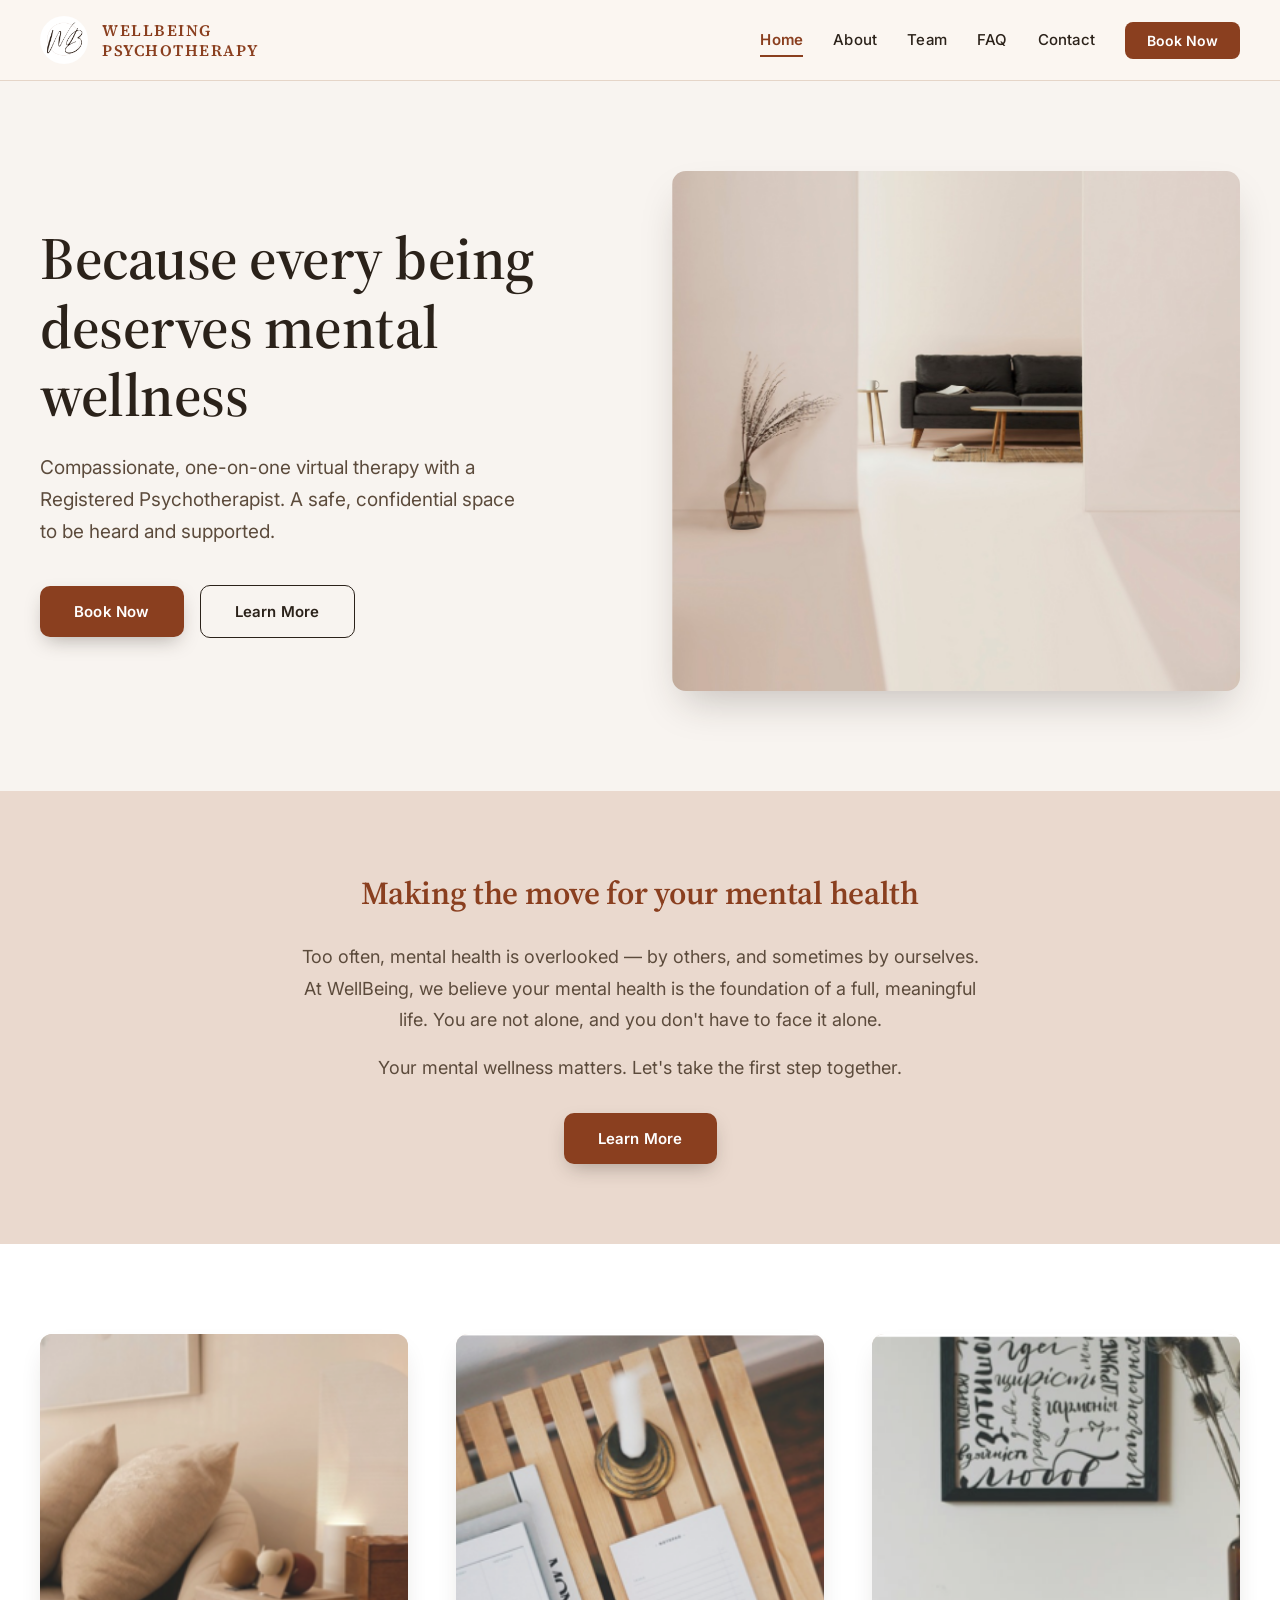
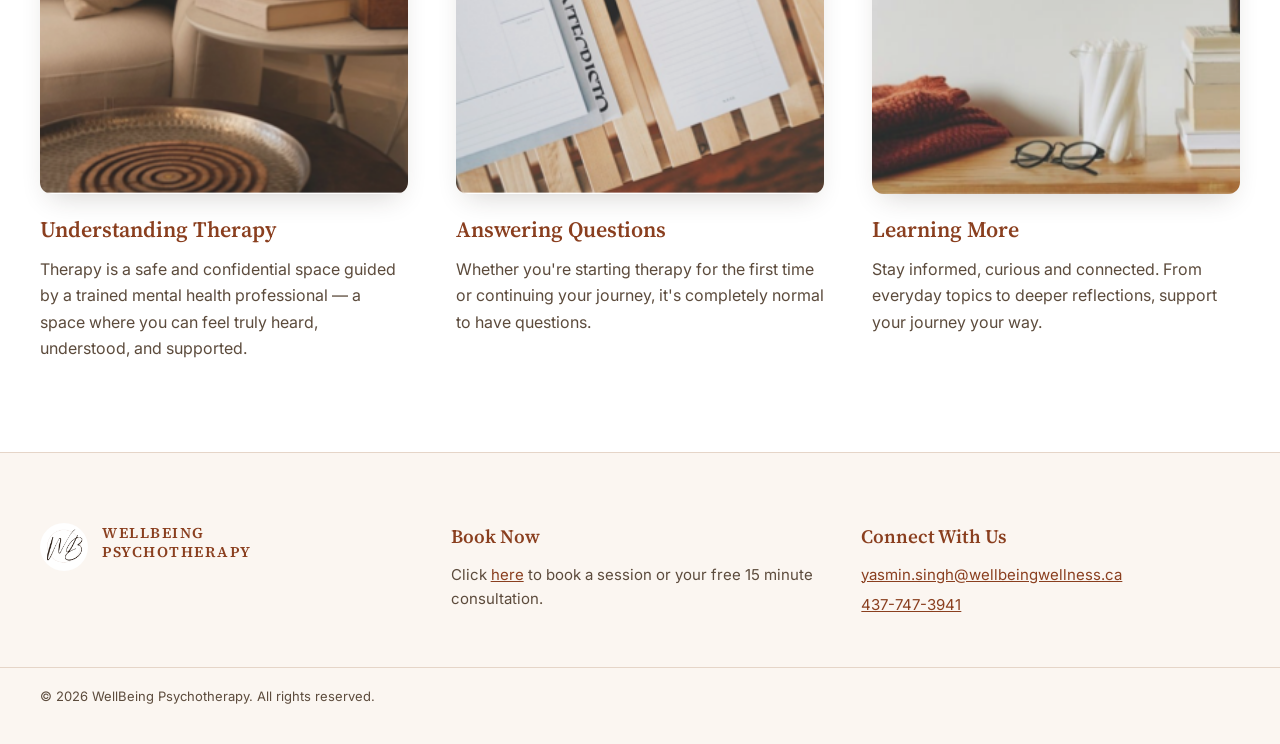
<file: index.html>
<!DOCTYPE html>
<html lang="en">
<head>
<meta charset="UTF-8">
<meta name="viewport" content="width=device-width, initial-scale=1">
<title>WellBeing Psychotherapy | Virtual Therapy in the Greater Toronto Area</title>
<meta name="description" content="Compassionate, one-on-one virtual therapy with a Registered Psychotherapist, serving individuals across the Greater Toronto Area with culturally responsive, affirming care. A safe, confidential space to be heard and supported.">
<link rel="canonical" href="https://www.wellbeingwellness.ca/index.html">
<meta name="theme-color" content="#8A3F1F">
<link rel="icon" href="images/favicon.png" type="image/png">

<meta property="og:type" content="website">
<meta property="og:site_name" content="WellBeing Psychotherapy">
<meta property="og:locale" content="en_CA">
<meta property="og:title" content="WellBeing Psychotherapy | Virtual Therapy in the Greater Toronto Area">
<meta property="og:description" content="Compassionate, one-on-one virtual therapy with a Registered Psychotherapist, serving individuals across the Greater Toronto Area with culturally responsive, affirming care. A safe, confidential space to be heard and supported.">
<meta property="og:url" content="https://www.wellbeingwellness.ca/index.html">
<meta property="og:image" content="https://www.wellbeingwellness.ca/images/hero.jpg">
<meta name="twitter:card" content="summary_large_image">
<meta name="twitter:title" content="WellBeing Psychotherapy | Virtual Therapy in the Greater Toronto Area">
<meta name="twitter:description" content="Compassionate, one-on-one virtual therapy with a Registered Psychotherapist, serving individuals across the Greater Toronto Area with culturally responsive, affirming care. A safe, confidential space to be heard and supported.">
<meta name="twitter:image" content="https://www.wellbeingwellness.ca/images/hero.jpg">

<link rel="preconnect" href="https://fonts.googleapis.com">
<link rel="preconnect" href="https://fonts.gstatic.com" crossorigin>
<link href="https://fonts.googleapis.com/css2?family=Source+Serif+4:opsz,wght@8..60,400;8..60,500;8..60,600;8..60,700&family=Inter:wght@400;500;600;700&display=swap" rel="stylesheet">
<link rel="stylesheet" href="css/style.css">

<script type="application/ld+json">{
  "@context": "https://schema.org",
  "@type": "MedicalBusiness",
  "name": "WellBeing Psychotherapy",
  "url": "https://www.wellbeingwellness.ca/",
  "image": "https://www.wellbeingwellness.ca/images/logo.png",
  "logo": "https://www.wellbeingwellness.ca/images/logo.png",
  "telephone": "+1-437-747-3941",
  "email": "yasmin.singh@wellbeingwellness.ca",
  "description": "Compassionate, one-on-one virtual therapy with a Registered Psychotherapist, offering culturally responsive care for individuals across the Greater Toronto Area and Ontario, including South Asian clients.",
  "medicalSpecialty": "Psychiatric",
  "areaServed": [
    {
      "@type": "AdministrativeArea",
      "name": "Greater Toronto Area"
    },
    {
      "@type": "State",
      "name": "Ontario"
    }
  ],
  "sameAs": [
    "https://www.instagram.com/well_being_wellness/"
  ],
  "employee": {
    "@type": "Person",
    "name": "Yasmin Singh",
    "jobTitle": "Registered Psychotherapist (RP), CRPO"
  }
}</script>
</head>
<body data-page="home">

<header class="site-header">
  <div class="container">
    <div class="header-row">
      <a href="index.html" class="brand" aria-label="WellBeing Psychotherapy — Home">
        <img class="logo-mark" src="images/logo.png" alt="WellBeing Psychotherapy logo">
        <span class="wordmark">WellBeing<br>Psychotherapy</span>
      </a>
      <nav class="nav-desktop" aria-label="Primary">
        <a href="index.html" class="nav-link" data-nav="home">Home</a>
        <a href="about.html" class="nav-link" data-nav="about">About</a>
        <a href="team.html" class="nav-link" data-nav="team">Team</a>
        <a href="faq.html" class="nav-link" data-nav="faq">FAQ</a>
        <a href="contact.html" class="nav-link" data-nav="contact">Contact</a>
        <a href="https://yrspsychotherapy.janeapp.com/#staff_member/1" target="_blank" rel="noopener" class="btn-nav">Book Now</a>
      </nav>
      <button class="hamburger" aria-label="Menu" aria-expanded="false">☰</button>
    </div>
    <nav class="nav-mobile" aria-label="Primary mobile">
      <a href="index.html" class="nav-mobile-link" data-nav="home">Home</a>
        <a href="about.html" class="nav-mobile-link" data-nav="about">About</a>
        <a href="team.html" class="nav-mobile-link" data-nav="team">Team</a>
        <a href="faq.html" class="nav-mobile-link" data-nav="faq">FAQ</a>
        <a href="contact.html" class="nav-mobile-link" data-nav="contact">Contact</a>
      <a href="https://yrspsychotherapy.janeapp.com/#staff_member/1" target="_blank" rel="noopener" class="btn-nav-mobile">Book Now</a>
    </nav>
  </div>
</header>

<main>
<section class="hero">
  <div class="container hero-grid">
    <div class="hero-text">
      <h1>Because every being deserves mental wellness</h1>
      <p class="subhead">Compassionate, one-on-one virtual therapy with a Registered Psychotherapist. A safe, confidential space to be heard and supported.</p>
      <div class="hero-actions">
        <a href="https://yrspsychotherapy.janeapp.com/#staff_member/1" target="_blank" rel="noopener" class="btn">Book Now</a>
        <a href="about.html" class="btn-ghost">Learn More</a>
      </div>
    </div>
    <div class="hero-image">
      <img class="hero-photo" src="images/hero.jpg" alt="WellBeing Psychotherapy — interior / clinician photo">
    </div>
  </div>
</section>

<section class="cta-band">
  <div class="container cta-band-inner">
    <h2 class="h2 md">Making the move for your mental health</h2>
    <p>Too often, mental health is overlooked — by others, and sometimes by ourselves. At WellBeing, we believe your mental health is the foundation of a full, meaningful life. You are not alone, and you don't have to face it alone.</p>
    <p>Your mental wellness matters. Let's take the first step together.</p>
    <a href="about.html" class="btn">Learn More</a>
  </div>
</section>

<section class="features">
  <div class="container features-grid">
    <div class="feature-card">
      <img class="feature-photo" src="images/feature-1.jpg" alt="Understanding Therapy">
      <h3 class="h3">Understanding Therapy</h3>
      <p>Therapy is a safe and confidential space guided by a trained mental health professional — a space where you can feel truly heard, understood, and supported.</p>
    </div>
    <div class="feature-card">
      <img class="feature-photo" src="images/feature-2.jpg" alt="Answering Questions">
      <h3 class="h3">Answering Questions</h3>
      <p>Whether you're starting therapy for the first time or continuing your journey, it's completely normal to have questions.</p>
    </div>
    <div class="feature-card">
      <img class="feature-photo" src="images/feature-3.jpg" alt="Learning More">
      <h3 class="h3">Learning More</h3>
      <p>Stay informed, curious and connected. From everyday topics to deeper reflections, support your journey your way.</p>
    </div>
  </div>
</section>
</main>

<footer class="site-footer">
  <div class="container">
    <div class="footer-grid">
      <div class="footer-brand">
        <img class="logo-mark" src="images/logo.png" alt="WellBeing Psychotherapy logo">
        <span class="wordmark">WellBeing<br>Psychotherapy</span>
      </div>
      <div class="footer-col">
        <h3 class="footer-h">Book Now</h3>
        <p>Click <a href="https://yrspsychotherapy.janeapp.com/#staff_member/1" target="_blank" rel="noopener">here</a> to book a session or your free 15 minute consultation.</p>
      </div>
      <div class="footer-col">
        <h3 class="footer-h">Connect With Us</h3>
        <div><a href="mailto:yasmin.singh@wellbeingwellness.ca">yasmin.singh@wellbeingwellness.ca</a></div>
        <div><a href="tel:+14377473941">437-747-3941</a></div>
      </div>
    </div>
  </div>
  <div class="footer-bottom">© 2026 WellBeing Psychotherapy. All rights reserved.</div>
</footer>

<script src="js/main.js"></script>
</body>
</html>
</file>
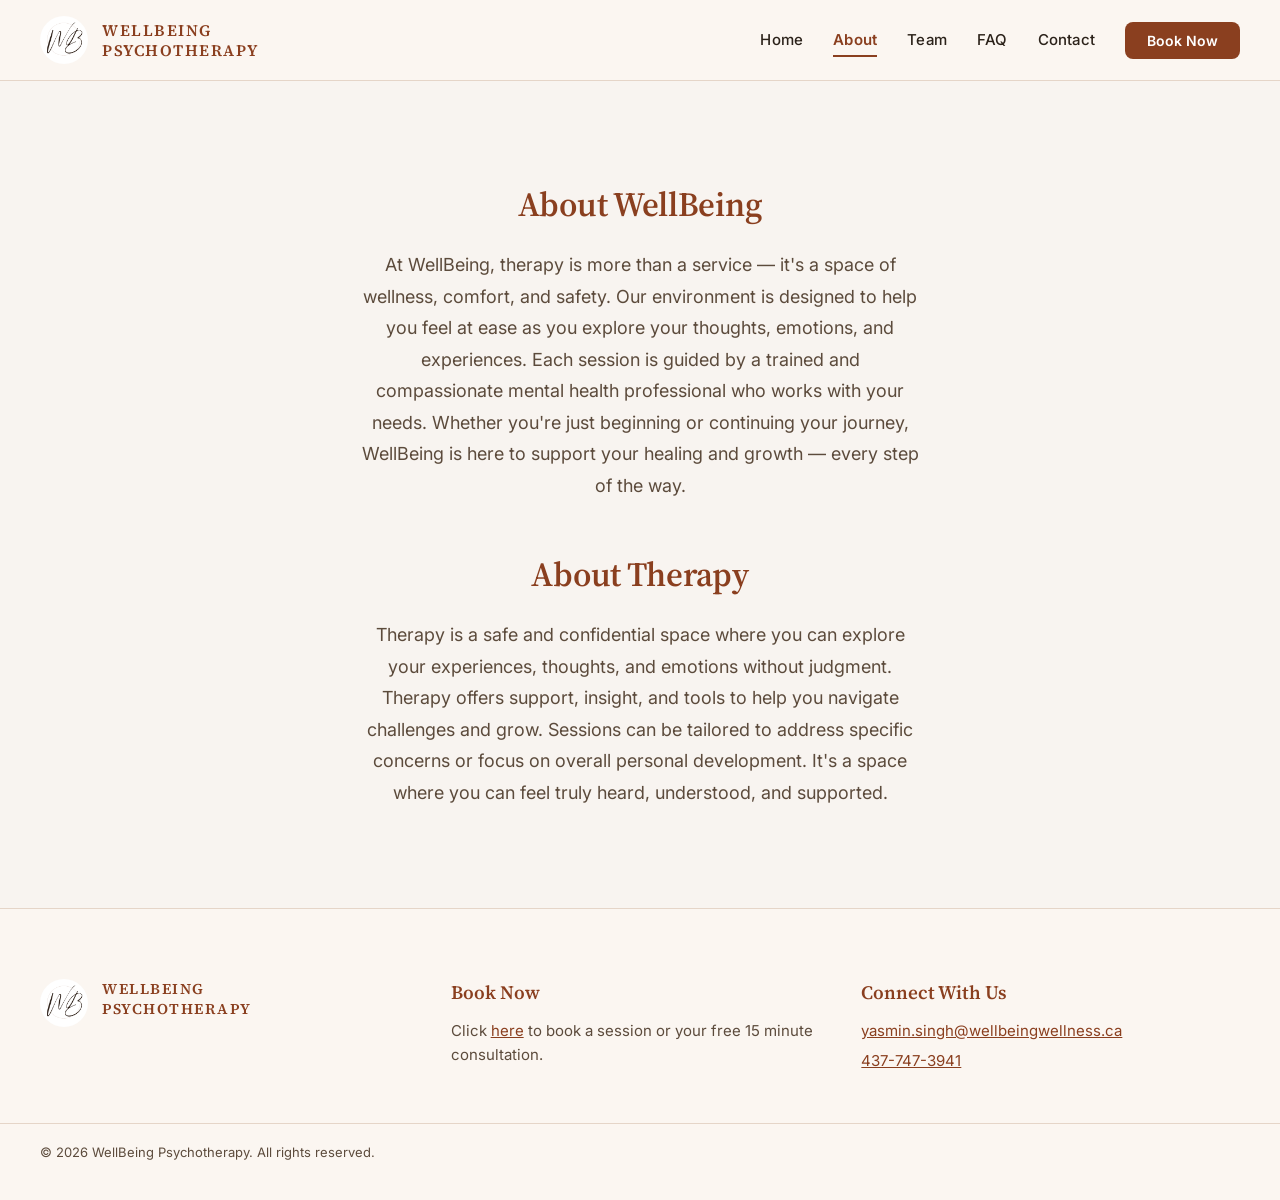
<file: about.html>
<!DOCTYPE html>
<html lang="en">
<head>
<meta charset="UTF-8">
<meta name="viewport" content="width=device-width, initial-scale=1">
<title>About Us | WellBeing Psychotherapy — GTA Virtual Therapy</title>
<meta name="description" content="Learn about WellBeing Psychotherapy, a virtual therapy practice serving the Greater Toronto Area and Ontario with a culturally responsive, affirming approach to mental wellness.">
<link rel="canonical" href="https://www.wellbeingwellness.ca/about.html">
<meta name="theme-color" content="#8A3F1F">
<link rel="icon" href="images/favicon.png" type="image/png">

<meta property="og:type" content="website">
<meta property="og:site_name" content="WellBeing Psychotherapy">
<meta property="og:locale" content="en_CA">
<meta property="og:title" content="About Us | WellBeing Psychotherapy — GTA Virtual Therapy">
<meta property="og:description" content="Learn about WellBeing Psychotherapy, a virtual therapy practice serving the Greater Toronto Area and Ontario with a culturally responsive, affirming approach to mental wellness.">
<meta property="og:url" content="https://www.wellbeingwellness.ca/about.html">
<meta property="og:image" content="https://www.wellbeingwellness.ca/images/hero.jpg">
<meta name="twitter:card" content="summary_large_image">
<meta name="twitter:title" content="About Us | WellBeing Psychotherapy — GTA Virtual Therapy">
<meta name="twitter:description" content="Learn about WellBeing Psychotherapy, a virtual therapy practice serving the Greater Toronto Area and Ontario with a culturally responsive, affirming approach to mental wellness.">
<meta name="twitter:image" content="https://www.wellbeingwellness.ca/images/hero.jpg">

<link rel="preconnect" href="https://fonts.googleapis.com">
<link rel="preconnect" href="https://fonts.gstatic.com" crossorigin>
<link href="https://fonts.googleapis.com/css2?family=Source+Serif+4:opsz,wght@8..60,400;8..60,500;8..60,600;8..60,700&family=Inter:wght@400;500;600;700&display=swap" rel="stylesheet">
<link rel="stylesheet" href="css/style.css">

<script type="application/ld+json">{
  "@context": "https://schema.org",
  "@type": "MedicalBusiness",
  "name": "WellBeing Psychotherapy",
  "url": "https://www.wellbeingwellness.ca/",
  "image": "https://www.wellbeingwellness.ca/images/logo.png",
  "logo": "https://www.wellbeingwellness.ca/images/logo.png",
  "telephone": "+1-437-747-3941",
  "email": "yasmin.singh@wellbeingwellness.ca",
  "description": "Compassionate, one-on-one virtual therapy with a Registered Psychotherapist, offering culturally responsive care for individuals across the Greater Toronto Area and Ontario, including South Asian clients.",
  "medicalSpecialty": "Psychiatric",
  "areaServed": [
    {
      "@type": "AdministrativeArea",
      "name": "Greater Toronto Area"
    },
    {
      "@type": "State",
      "name": "Ontario"
    }
  ],
  "sameAs": [
    "https://www.instagram.com/well_being_wellness/"
  ],
  "employee": {
    "@type": "Person",
    "name": "Yasmin Singh",
    "jobTitle": "Registered Psychotherapist (RP), CRPO"
  }
}</script>
</head>
<body data-page="about">

<header class="site-header">
  <div class="container">
    <div class="header-row">
      <a href="index.html" class="brand" aria-label="WellBeing Psychotherapy — Home">
        <img class="logo-mark" src="images/logo.png" alt="WellBeing Psychotherapy logo">
        <span class="wordmark">WellBeing<br>Psychotherapy</span>
      </a>
      <nav class="nav-desktop" aria-label="Primary">
        <a href="index.html" class="nav-link" data-nav="home">Home</a>
        <a href="about.html" class="nav-link" data-nav="about">About</a>
        <a href="team.html" class="nav-link" data-nav="team">Team</a>
        <a href="faq.html" class="nav-link" data-nav="faq">FAQ</a>
        <a href="contact.html" class="nav-link" data-nav="contact">Contact</a>
        <a href="https://yrspsychotherapy.janeapp.com/#staff_member/1" target="_blank" rel="noopener" class="btn-nav">Book Now</a>
      </nav>
      <button class="hamburger" aria-label="Menu" aria-expanded="false">☰</button>
    </div>
    <nav class="nav-mobile" aria-label="Primary mobile">
      <a href="index.html" class="nav-mobile-link" data-nav="home">Home</a>
        <a href="about.html" class="nav-mobile-link" data-nav="about">About</a>
        <a href="team.html" class="nav-mobile-link" data-nav="team">Team</a>
        <a href="faq.html" class="nav-mobile-link" data-nav="faq">FAQ</a>
        <a href="contact.html" class="nav-mobile-link" data-nav="contact">Contact</a>
      <a href="https://yrspsychotherapy.janeapp.com/#staff_member/1" target="_blank" rel="noopener" class="btn-nav-mobile">Book Now</a>
    </nav>
  </div>
</header>

<main>
<section class="about-section">
  <div class="container about-inner">
    <h2 class="h2">About WellBeing</h2>
    <p>At WellBeing, therapy is more than a service — it's a space of wellness, comfort, and safety. Our environment is designed to help you feel at ease as you explore your thoughts, emotions, and experiences. Each session is guided by a trained and compassionate mental health professional who works with your needs. Whether you're just beginning or continuing your journey, WellBeing is here to support your healing and growth — every step of the way.</p>
    <h2 class="h2">About Therapy</h2>
    <p>Therapy is a safe and confidential space where you can explore your experiences, thoughts, and emotions without judgment. Therapy offers support, insight, and tools to help you navigate challenges and grow. Sessions can be tailored to address specific concerns or focus on overall personal development. It's a space where you can feel truly heard, understood, and supported.</p>
  </div>
</section>
</main>

<footer class="site-footer">
  <div class="container">
    <div class="footer-grid">
      <div class="footer-brand">
        <img class="logo-mark" src="images/logo.png" alt="WellBeing Psychotherapy logo">
        <span class="wordmark">WellBeing<br>Psychotherapy</span>
      </div>
      <div class="footer-col">
        <h3 class="footer-h">Book Now</h3>
        <p>Click <a href="https://yrspsychotherapy.janeapp.com/#staff_member/1" target="_blank" rel="noopener">here</a> to book a session or your free 15 minute consultation.</p>
      </div>
      <div class="footer-col">
        <h3 class="footer-h">Connect With Us</h3>
        <div><a href="mailto:yasmin.singh@wellbeingwellness.ca">yasmin.singh@wellbeingwellness.ca</a></div>
        <div><a href="tel:+14377473941">437-747-3941</a></div>
      </div>
    </div>
  </div>
  <div class="footer-bottom">© 2026 WellBeing Psychotherapy. All rights reserved.</div>
</footer>

<script src="js/main.js"></script>
</body>
</html>
</file>
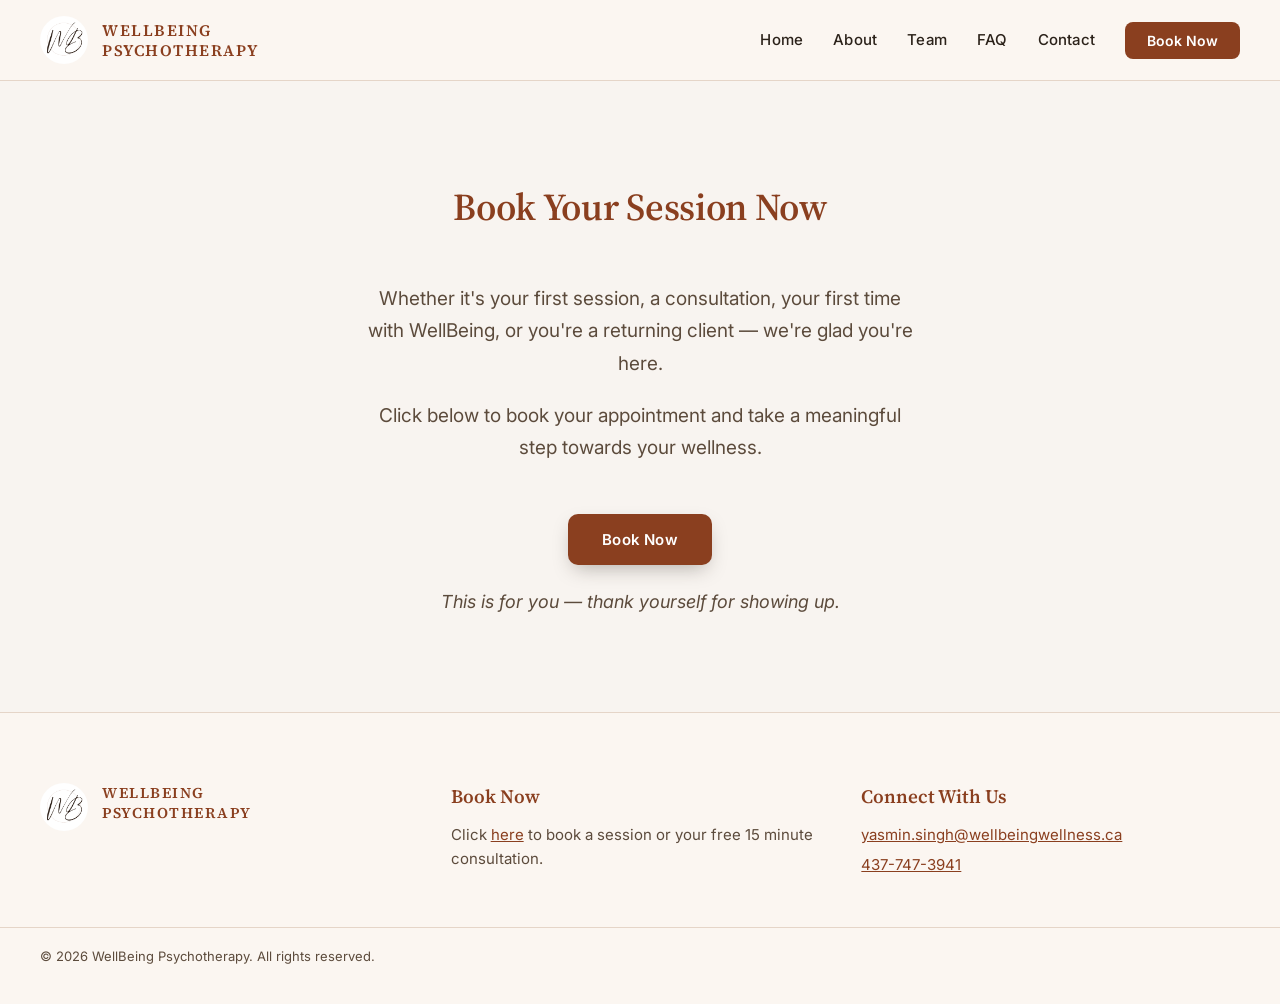
<file: book.html>
<!DOCTYPE html>
<html lang="en">
<head>
<meta charset="UTF-8">
<meta name="viewport" content="width=device-width, initial-scale=1">
<title>Book Now | WellBeing Psychotherapy — GTA Virtual Therapy</title>
<meta name="description" content="Book your virtual therapy session or free 15-minute consultation with WellBeing Psychotherapy, serving the Greater Toronto Area.">
<link rel="canonical" href="https://www.wellbeingwellness.ca/book.html">
<meta name="theme-color" content="#8A3F1F">
<link rel="icon" href="images/favicon.png" type="image/png">

<meta property="og:type" content="website">
<meta property="og:site_name" content="WellBeing Psychotherapy">
<meta property="og:locale" content="en_CA">
<meta property="og:title" content="Book Now | WellBeing Psychotherapy — GTA Virtual Therapy">
<meta property="og:description" content="Book your virtual therapy session or free 15-minute consultation with WellBeing Psychotherapy, serving the Greater Toronto Area.">
<meta property="og:url" content="https://www.wellbeingwellness.ca/book.html">
<meta property="og:image" content="https://www.wellbeingwellness.ca/images/hero.jpg">
<meta name="twitter:card" content="summary_large_image">
<meta name="twitter:title" content="Book Now | WellBeing Psychotherapy — GTA Virtual Therapy">
<meta name="twitter:description" content="Book your virtual therapy session or free 15-minute consultation with WellBeing Psychotherapy, serving the Greater Toronto Area.">
<meta name="twitter:image" content="https://www.wellbeingwellness.ca/images/hero.jpg">

<link rel="preconnect" href="https://fonts.googleapis.com">
<link rel="preconnect" href="https://fonts.gstatic.com" crossorigin>
<link href="https://fonts.googleapis.com/css2?family=Source+Serif+4:opsz,wght@8..60,400;8..60,500;8..60,600;8..60,700&family=Inter:wght@400;500;600;700&display=swap" rel="stylesheet">
<link rel="stylesheet" href="css/style.css">

<script type="application/ld+json">{
  "@context": "https://schema.org",
  "@type": "MedicalBusiness",
  "name": "WellBeing Psychotherapy",
  "url": "https://www.wellbeingwellness.ca/",
  "image": "https://www.wellbeingwellness.ca/images/logo.png",
  "logo": "https://www.wellbeingwellness.ca/images/logo.png",
  "telephone": "+1-437-747-3941",
  "email": "yasmin.singh@wellbeingwellness.ca",
  "description": "Compassionate, one-on-one virtual therapy with a Registered Psychotherapist, offering culturally responsive care for individuals across the Greater Toronto Area and Ontario, including South Asian clients.",
  "medicalSpecialty": "Psychiatric",
  "areaServed": [
    {
      "@type": "AdministrativeArea",
      "name": "Greater Toronto Area"
    },
    {
      "@type": "State",
      "name": "Ontario"
    }
  ],
  "sameAs": [
    "https://www.instagram.com/well_being_wellness/"
  ],
  "employee": {
    "@type": "Person",
    "name": "Yasmin Singh",
    "jobTitle": "Registered Psychotherapist (RP), CRPO"
  }
}</script>
</head>
<body data-page="book">

<header class="site-header">
  <div class="container">
    <div class="header-row">
      <a href="index.html" class="brand" aria-label="WellBeing Psychotherapy — Home">
        <img class="logo-mark" src="images/logo.png" alt="WellBeing Psychotherapy logo">
        <span class="wordmark">WellBeing<br>Psychotherapy</span>
      </a>
      <nav class="nav-desktop" aria-label="Primary">
        <a href="index.html" class="nav-link" data-nav="home">Home</a>
        <a href="about.html" class="nav-link" data-nav="about">About</a>
        <a href="team.html" class="nav-link" data-nav="team">Team</a>
        <a href="faq.html" class="nav-link" data-nav="faq">FAQ</a>
        <a href="contact.html" class="nav-link" data-nav="contact">Contact</a>
        <a href="https://yrspsychotherapy.janeapp.com/#staff_member/1" target="_blank" rel="noopener" class="btn-nav">Book Now</a>
      </nav>
      <button class="hamburger" aria-label="Menu" aria-expanded="false">☰</button>
    </div>
    <nav class="nav-mobile" aria-label="Primary mobile">
      <a href="index.html" class="nav-mobile-link" data-nav="home">Home</a>
        <a href="about.html" class="nav-mobile-link" data-nav="about">About</a>
        <a href="team.html" class="nav-mobile-link" data-nav="team">Team</a>
        <a href="faq.html" class="nav-mobile-link" data-nav="faq">FAQ</a>
        <a href="contact.html" class="nav-mobile-link" data-nav="contact">Contact</a>
      <a href="https://yrspsychotherapy.janeapp.com/#staff_member/1" target="_blank" rel="noopener" class="btn-nav-mobile">Book Now</a>
    </nav>
  </div>
</header>

<main>
<section class="book-section">
  <div class="container book-inner">
    <h2 class="h2 lg">Book Your Session Now</h2>
    <div class="book-intro">
      <p>Whether it's your first session, a consultation, your first time with WellBeing, or you're a returning client — we're glad you're here.</p>
      <p>Click below to book your appointment and take a meaningful step towards your wellness.</p>
    </div>
    <a href="https://yrspsychotherapy.janeapp.com/#staff_member/1" class="btn" id="book-now-cta" target="_blank" rel="noopener">Book Now</a>
    <p class="book-closing">This is for you — thank yourself for showing up.</p>
  </div>
</section>
</main>

<footer class="site-footer">
  <div class="container">
    <div class="footer-grid">
      <div class="footer-brand">
        <img class="logo-mark" src="images/logo.png" alt="WellBeing Psychotherapy logo">
        <span class="wordmark">WellBeing<br>Psychotherapy</span>
      </div>
      <div class="footer-col">
        <h3 class="footer-h">Book Now</h3>
        <p>Click <a href="https://yrspsychotherapy.janeapp.com/#staff_member/1" target="_blank" rel="noopener">here</a> to book a session or your free 15 minute consultation.</p>
      </div>
      <div class="footer-col">
        <h3 class="footer-h">Connect With Us</h3>
        <div><a href="mailto:yasmin.singh@wellbeingwellness.ca">yasmin.singh@wellbeingwellness.ca</a></div>
        <div><a href="tel:+14377473941">437-747-3941</a></div>
      </div>
    </div>
  </div>
  <div class="footer-bottom">© 2026 WellBeing Psychotherapy. All rights reserved.</div>
</footer>

<script src="js/main.js"></script>
</body>
</html>
</file>
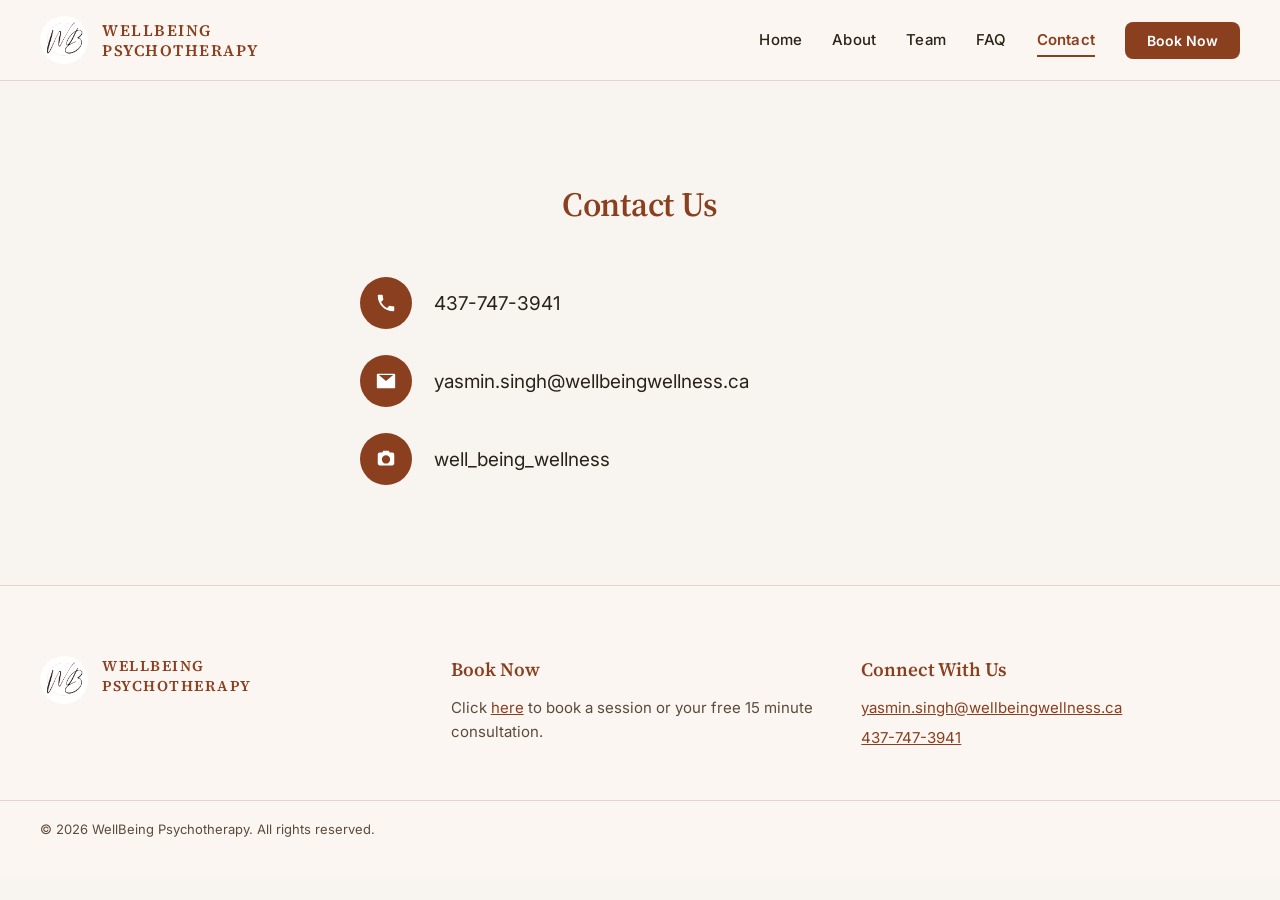
<file: contact.html>
<!DOCTYPE html>
<html lang="en">
<head>
<meta charset="UTF-8">
<meta name="viewport" content="width=device-width, initial-scale=1">
<title>Contact | WellBeing Psychotherapy — GTA Virtual Therapy</title>
<meta name="description" content="Get in touch with WellBeing Psychotherapy by phone, email, or Instagram — serving clients virtually across the Greater Toronto Area.">
<link rel="canonical" href="https://www.wellbeingwellness.ca/contact.html">
<meta name="theme-color" content="#8A3F1F">
<link rel="icon" href="images/favicon.png" type="image/png">

<meta property="og:type" content="website">
<meta property="og:site_name" content="WellBeing Psychotherapy">
<meta property="og:locale" content="en_CA">
<meta property="og:title" content="Contact | WellBeing Psychotherapy — GTA Virtual Therapy">
<meta property="og:description" content="Get in touch with WellBeing Psychotherapy by phone, email, or Instagram — serving clients virtually across the Greater Toronto Area.">
<meta property="og:url" content="https://www.wellbeingwellness.ca/contact.html">
<meta property="og:image" content="https://www.wellbeingwellness.ca/images/hero.jpg">
<meta name="twitter:card" content="summary_large_image">
<meta name="twitter:title" content="Contact | WellBeing Psychotherapy — GTA Virtual Therapy">
<meta name="twitter:description" content="Get in touch with WellBeing Psychotherapy by phone, email, or Instagram — serving clients virtually across the Greater Toronto Area.">
<meta name="twitter:image" content="https://www.wellbeingwellness.ca/images/hero.jpg">

<link rel="preconnect" href="https://fonts.googleapis.com">
<link rel="preconnect" href="https://fonts.gstatic.com" crossorigin>
<link href="https://fonts.googleapis.com/css2?family=Source+Serif+4:opsz,wght@8..60,400;8..60,500;8..60,600;8..60,700&family=Inter:wght@400;500;600;700&display=swap" rel="stylesheet">
<link rel="stylesheet" href="css/style.css">

<script type="application/ld+json">{
  "@context": "https://schema.org",
  "@type": "MedicalBusiness",
  "name": "WellBeing Psychotherapy",
  "url": "https://www.wellbeingwellness.ca/",
  "image": "https://www.wellbeingwellness.ca/images/logo.png",
  "logo": "https://www.wellbeingwellness.ca/images/logo.png",
  "telephone": "+1-437-747-3941",
  "email": "yasmin.singh@wellbeingwellness.ca",
  "description": "Compassionate, one-on-one virtual therapy with a Registered Psychotherapist, offering culturally responsive care for individuals across the Greater Toronto Area and Ontario, including South Asian clients.",
  "medicalSpecialty": "Psychiatric",
  "areaServed": [
    {
      "@type": "AdministrativeArea",
      "name": "Greater Toronto Area"
    },
    {
      "@type": "State",
      "name": "Ontario"
    }
  ],
  "sameAs": [
    "https://www.instagram.com/well_being_wellness/"
  ],
  "employee": {
    "@type": "Person",
    "name": "Yasmin Singh",
    "jobTitle": "Registered Psychotherapist (RP), CRPO"
  }
}</script>
</head>
<body data-page="contact">

<header class="site-header">
  <div class="container">
    <div class="header-row">
      <a href="index.html" class="brand" aria-label="WellBeing Psychotherapy — Home">
        <img class="logo-mark" src="images/logo.png" alt="WellBeing Psychotherapy logo">
        <span class="wordmark">WellBeing<br>Psychotherapy</span>
      </a>
      <nav class="nav-desktop" aria-label="Primary">
        <a href="index.html" class="nav-link" data-nav="home">Home</a>
        <a href="about.html" class="nav-link" data-nav="about">About</a>
        <a href="team.html" class="nav-link" data-nav="team">Team</a>
        <a href="faq.html" class="nav-link" data-nav="faq">FAQ</a>
        <a href="contact.html" class="nav-link" data-nav="contact">Contact</a>
        <a href="https://yrspsychotherapy.janeapp.com/#staff_member/1" target="_blank" rel="noopener" class="btn-nav">Book Now</a>
      </nav>
      <button class="hamburger" aria-label="Menu" aria-expanded="false">☰</button>
    </div>
    <nav class="nav-mobile" aria-label="Primary mobile">
      <a href="index.html" class="nav-mobile-link" data-nav="home">Home</a>
        <a href="about.html" class="nav-mobile-link" data-nav="about">About</a>
        <a href="team.html" class="nav-mobile-link" data-nav="team">Team</a>
        <a href="faq.html" class="nav-mobile-link" data-nav="faq">FAQ</a>
        <a href="contact.html" class="nav-mobile-link" data-nav="contact">Contact</a>
      <a href="https://yrspsychotherapy.janeapp.com/#staff_member/1" target="_blank" rel="noopener" class="btn-nav-mobile">Book Now</a>
    </nav>
  </div>
</header>

<main>
<section class="contact-section">
  <div class="container contact-inner">
    <h2 class="h2">Contact Us</h2>

    <a class="contact-row" href="tel:+14377473941">
      <span class="contact-icon" aria-hidden="true">
        <svg viewBox="0 0 24 24"><path d="M6.6 10.8c1.4 2.8 3.8 5.1 6.6 6.6l2.2-2.2c.3-.3.7-.4 1-.2 1.1.4 2.3.6 3.6.6.6 0 1 .4 1 1V20c0 .6-.4 1-1 1C10.6 21 3 13.4 3 4c0-.6.4-1 1-1h3.5c.6 0 1 .4 1 1 0 1.2.2 2.5.6 3.6.1.4 0 .8-.3 1.1L6.6 10.8z"></path></svg>
      </span>
      <span class="contact-text">437-747-3941</span>
    </a>

    <a class="contact-row" href="mailto:yasmin.singh@wellbeingwellness.ca">
      <span class="contact-icon" aria-hidden="true">
        <svg viewBox="0 0 24 24"><path d="M2 5c0-.6.4-1 1-1h18c.6 0 1 .4 1 1v14c0 .6-.4 1-1 1H3c-.6 0-1-.4-1-1V5zm2.2.5L12 12l7.8-6.5H4.2z"></path></svg>
      </span>
      <span class="contact-text">yasmin.singh@wellbeingwellness.ca</span>
    </a>

    <a class="contact-row" href="https://www.instagram.com/well_being_wellness/" target="_blank" rel="noopener">
      <span class="contact-icon" aria-hidden="true">
        <svg viewBox="0 0 24 24"><path d="M9 3h6l1 2h3a2 2 0 0 1 2 2v10a2 2 0 0 1-2 2H5a2 2 0 0 1-2-2V7a2 2 0 0 1 2-2h3l1-2zm3 5a4.5 4.5 0 1 0 0 9 4.5 4.5 0 0 0 0-9z"></path></svg>
      </span>
      <span class="contact-text">well_being_wellness</span>
    </a>

  </div>
</section>
</main>

<footer class="site-footer">
  <div class="container">
    <div class="footer-grid">
      <div class="footer-brand">
        <img class="logo-mark" src="images/logo.png" alt="WellBeing Psychotherapy logo">
        <span class="wordmark">WellBeing<br>Psychotherapy</span>
      </div>
      <div class="footer-col">
        <h3 class="footer-h">Book Now</h3>
        <p>Click <a href="https://yrspsychotherapy.janeapp.com/#staff_member/1" target="_blank" rel="noopener">here</a> to book a session or your free 15 minute consultation.</p>
      </div>
      <div class="footer-col">
        <h3 class="footer-h">Connect With Us</h3>
        <div><a href="mailto:yasmin.singh@wellbeingwellness.ca">yasmin.singh@wellbeingwellness.ca</a></div>
        <div><a href="tel:+14377473941">437-747-3941</a></div>
      </div>
    </div>
  </div>
  <div class="footer-bottom">© 2026 WellBeing Psychotherapy. All rights reserved.</div>
</footer>

<script src="js/main.js"></script>
</body>
</html>
</file>
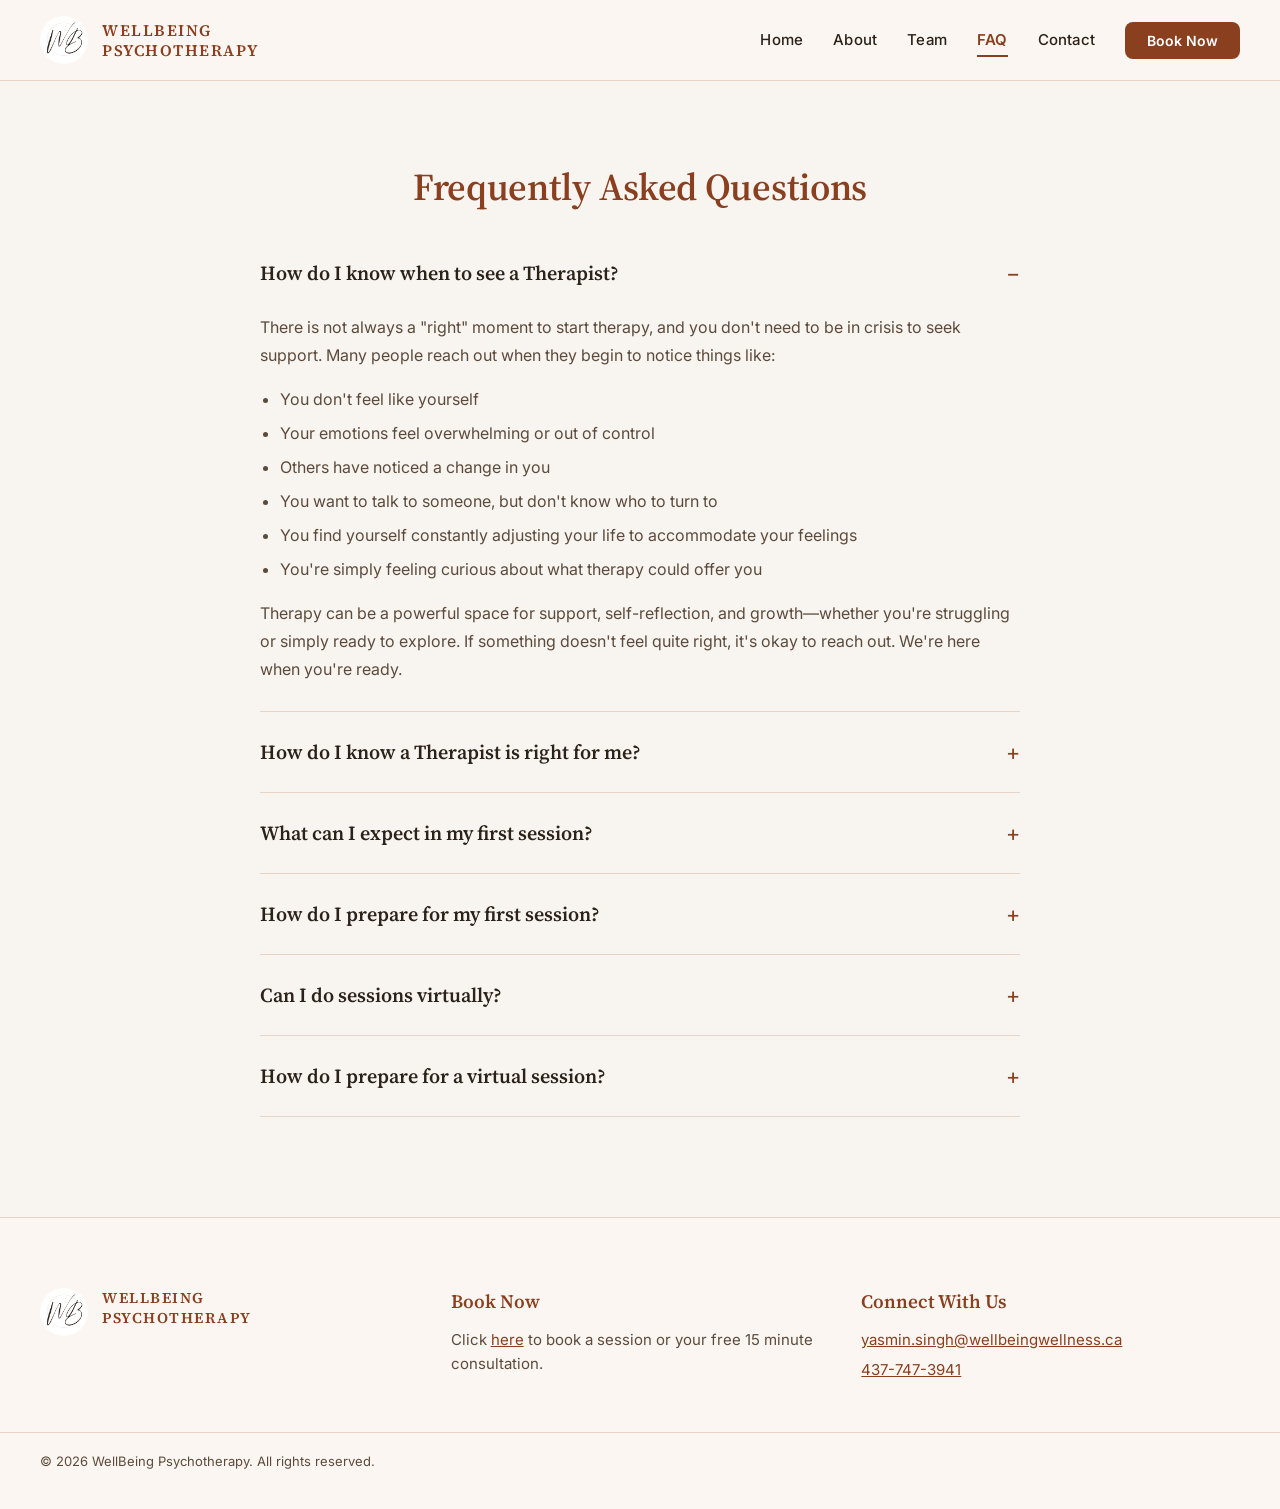
<file: faq.html>
<!DOCTYPE html>
<html lang="en">
<head>
<meta charset="UTF-8">
<meta name="viewport" content="width=device-width, initial-scale=1">
<title>FAQ | WellBeing Psychotherapy — Virtual Therapy, GTA</title>
<meta name="description" content="Answers to common questions about starting virtual therapy, what to expect in your first session, and how to prepare — for clients across the Greater Toronto Area.">
<link rel="canonical" href="https://www.wellbeingwellness.ca/faq.html">
<meta name="theme-color" content="#8A3F1F">
<link rel="icon" href="images/favicon.png" type="image/png">

<meta property="og:type" content="website">
<meta property="og:site_name" content="WellBeing Psychotherapy">
<meta property="og:locale" content="en_CA">
<meta property="og:title" content="FAQ | WellBeing Psychotherapy — Virtual Therapy, GTA">
<meta property="og:description" content="Answers to common questions about starting virtual therapy, what to expect in your first session, and how to prepare — for clients across the Greater Toronto Area.">
<meta property="og:url" content="https://www.wellbeingwellness.ca/faq.html">
<meta property="og:image" content="https://www.wellbeingwellness.ca/images/hero.jpg">
<meta name="twitter:card" content="summary_large_image">
<meta name="twitter:title" content="FAQ | WellBeing Psychotherapy — Virtual Therapy, GTA">
<meta name="twitter:description" content="Answers to common questions about starting virtual therapy, what to expect in your first session, and how to prepare — for clients across the Greater Toronto Area.">
<meta name="twitter:image" content="https://www.wellbeingwellness.ca/images/hero.jpg">

<link rel="preconnect" href="https://fonts.googleapis.com">
<link rel="preconnect" href="https://fonts.gstatic.com" crossorigin>
<link href="https://fonts.googleapis.com/css2?family=Source+Serif+4:opsz,wght@8..60,400;8..60,500;8..60,600;8..60,700&family=Inter:wght@400;500;600;700&display=swap" rel="stylesheet">
<link rel="stylesheet" href="css/style.css">

<script type="application/ld+json">{
  "@context": "https://schema.org",
  "@type": "MedicalBusiness",
  "name": "WellBeing Psychotherapy",
  "url": "https://www.wellbeingwellness.ca/",
  "image": "https://www.wellbeingwellness.ca/images/logo.png",
  "logo": "https://www.wellbeingwellness.ca/images/logo.png",
  "telephone": "+1-437-747-3941",
  "email": "yasmin.singh@wellbeingwellness.ca",
  "description": "Compassionate, one-on-one virtual therapy with a Registered Psychotherapist, offering culturally responsive care for individuals across the Greater Toronto Area and Ontario, including South Asian clients.",
  "medicalSpecialty": "Psychiatric",
  "areaServed": [
    {
      "@type": "AdministrativeArea",
      "name": "Greater Toronto Area"
    },
    {
      "@type": "State",
      "name": "Ontario"
    }
  ],
  "sameAs": [
    "https://www.instagram.com/well_being_wellness/"
  ],
  "employee": {
    "@type": "Person",
    "name": "Yasmin Singh",
    "jobTitle": "Registered Psychotherapist (RP), CRPO"
  }
}</script>
</head>
<body data-page="faq">

<header class="site-header">
  <div class="container">
    <div class="header-row">
      <a href="index.html" class="brand" aria-label="WellBeing Psychotherapy — Home">
        <img class="logo-mark" src="images/logo.png" alt="WellBeing Psychotherapy logo">
        <span class="wordmark">WellBeing<br>Psychotherapy</span>
      </a>
      <nav class="nav-desktop" aria-label="Primary">
        <a href="index.html" class="nav-link" data-nav="home">Home</a>
        <a href="about.html" class="nav-link" data-nav="about">About</a>
        <a href="team.html" class="nav-link" data-nav="team">Team</a>
        <a href="faq.html" class="nav-link" data-nav="faq">FAQ</a>
        <a href="contact.html" class="nav-link" data-nav="contact">Contact</a>
        <a href="https://yrspsychotherapy.janeapp.com/#staff_member/1" target="_blank" rel="noopener" class="btn-nav">Book Now</a>
      </nav>
      <button class="hamburger" aria-label="Menu" aria-expanded="false">☰</button>
    </div>
    <nav class="nav-mobile" aria-label="Primary mobile">
      <a href="index.html" class="nav-mobile-link" data-nav="home">Home</a>
        <a href="about.html" class="nav-mobile-link" data-nav="about">About</a>
        <a href="team.html" class="nav-mobile-link" data-nav="team">Team</a>
        <a href="faq.html" class="nav-mobile-link" data-nav="faq">FAQ</a>
        <a href="contact.html" class="nav-mobile-link" data-nav="contact">Contact</a>
      <a href="https://yrspsychotherapy.janeapp.com/#staff_member/1" target="_blank" rel="noopener" class="btn-nav-mobile">Book Now</a>
    </nav>
  </div>
</header>

<main>
<section class="faq-head">
  <div class="container">
    <h2 class="h2 lg">Frequently Asked Questions</h2>
  </div>
</section>
<section class="faq-list-section">
  <div class="container faq-list">
      <div class="faq-item open">
        <button class="faq-row" aria-expanded="true">
          <span class="faq-q">How do I know when to see a Therapist?</span>
          <span class="faq-icon">−</span>
        </button>
        <div class="faq-answer">
<p>There is not always a "right" moment to start therapy, and you don't need to be in crisis to seek support. Many people reach out when they begin to notice things like:</p><ul><li>You don't feel like yourself</li><li>Your emotions feel overwhelming or out of control</li><li>Others have noticed a change in you</li><li>You want to talk to someone, but don't know who to turn to</li><li>You find yourself constantly adjusting your life to accommodate your feelings</li><li>You're simply feeling curious about what therapy could offer you</li></ul><p>Therapy can be a powerful space for support, self-reflection, and growth—whether you're struggling or simply ready to explore. If something doesn't feel quite right, it's okay to reach out. We're here when you're ready.</p>
        </div>
      </div>
      <div class="faq-item">
        <button class="faq-row" aria-expanded="false">
          <span class="faq-q">How do I know a Therapist is right for me?</span>
          <span class="faq-icon">+</span>
        </button>
        <div class="faq-answer">
<p>Finding the right therapist is an important part of the therapeutic process. A good fit can make all the difference in how supported and empowered you feel. Here are some signs that a therapist may be the right match for you:</p><ul><li>You feel safe, comfortable, and respected in their presence</li><li>You feel heard, understood, and validated</li><li>There is a sense of trust and good rapport</li><li>They promote your autonomy and involve you in your treatment</li><li>They take the time to educate themselves about your lived experience or background</li><li>They know when to challenge you in healthy, growth-oriented ways</li><li>They're willing to go at your pace, not rush your process</li></ul><p>Remember, therapy is a collaborative relationship. It's okay to ask questions, try a few sessions, or even explore other options if something doesn't feel right. You deserve a therapist who truly aligns with your needs. A 15 minute consultation can be a great way to start learning about a therapist's style.</p>
        </div>
      </div>
      <div class="faq-item">
        <button class="faq-row" aria-expanded="false">
          <span class="faq-q">What can I expect in my first session?</span>
          <span class="faq-icon">+</span>
        </button>
        <div class="faq-answer">
<p>Your first therapy session is a gentle introduction to the process. It typically lasts 50 minutes and is often an intake appointment—a chance for your therapist to get to know you better.</p><p>You'll be invited to share at your own pace and comfort level; there's no pressure to disclose anything you're not ready to. Your therapist may ask questions to understand your concerns, background, and goals for therapy.</p><p>Together, you'll begin to discuss a treatment plan and decide what your journey may look like moving forward. At the end of the session, you'll have the option to book a follow-up appointment and continue building a path toward your well-being.</p>
        </div>
      </div>
      <div class="faq-item">
        <button class="faq-row" aria-expanded="false">
          <span class="faq-q">How do I prepare for my first session?</span>
          <span class="faq-icon">+</span>
        </button>
        <div class="faq-answer">
<p>It's normal to feel a little nervous before your first therapy session. To help you feel more prepared, you might consider writing down any specific topics, concerns, or questions you'd like to explore. Your therapist will guide the session at your pace, creating a space where you can begin to share your thoughts and emotions freely and safely.</p><p>Therapy is a process, and it's okay if things don't unfold all at once. Trusting the journey and showing up as you are is more than enough for your first step.</p>
        </div>
      </div>
      <div class="faq-item">
        <button class="faq-row" aria-expanded="false">
          <span class="faq-q">Can I do sessions virtually?</span>
          <span class="faq-icon">+</span>
        </button>
        <div class="faq-answer">
<p>Yes! At this time, all sessions are offered virtually only.</p><p>We use a secure, confidential platform that supports video sessions, chat features, and screen sharing to make it easy and safe to connect with you. Virtual therapy offers flexibility while still ensuring the same level of support, care, and professionalism you'd expect in person.</p>
        </div>
      </div>
      <div class="faq-item">
        <button class="faq-row" aria-expanded="false">
          <span class="faq-q">How do I prepare for a virtual session?</span>
          <span class="faq-icon">+</span>
        </button>
        <div class="faq-answer">
<p>Preparing for your virtual therapy session can help you feel more focused and comfortable. Here are a few helpful tips:</p><ul><li>Find a quiet, private space where you feel safe and free from interruptions—this could be your home, bedroom, car, private office, backyard, or even a cozy closet.</li><li>Log in a few minutes early to ensure your video is working and your internet connection is stable.</li><li>Have anything you might need close by: water, tissues, tea, coffee, or something comforting.</li><li>Keep a notebook and pen handy in case you want to jot down thoughts, insights, or anything you'd like to revisit later.</li></ul>
        </div>
      </div>
  </div>
</section>
</main>

<footer class="site-footer">
  <div class="container">
    <div class="footer-grid">
      <div class="footer-brand">
        <img class="logo-mark" src="images/logo.png" alt="WellBeing Psychotherapy logo">
        <span class="wordmark">WellBeing<br>Psychotherapy</span>
      </div>
      <div class="footer-col">
        <h3 class="footer-h">Book Now</h3>
        <p>Click <a href="https://yrspsychotherapy.janeapp.com/#staff_member/1" target="_blank" rel="noopener">here</a> to book a session or your free 15 minute consultation.</p>
      </div>
      <div class="footer-col">
        <h3 class="footer-h">Connect With Us</h3>
        <div><a href="mailto:yasmin.singh@wellbeingwellness.ca">yasmin.singh@wellbeingwellness.ca</a></div>
        <div><a href="tel:+14377473941">437-747-3941</a></div>
      </div>
    </div>
  </div>
  <div class="footer-bottom">© 2026 WellBeing Psychotherapy. All rights reserved.</div>
</footer>

<script src="js/main.js"></script>
</body>
</html>
</file>
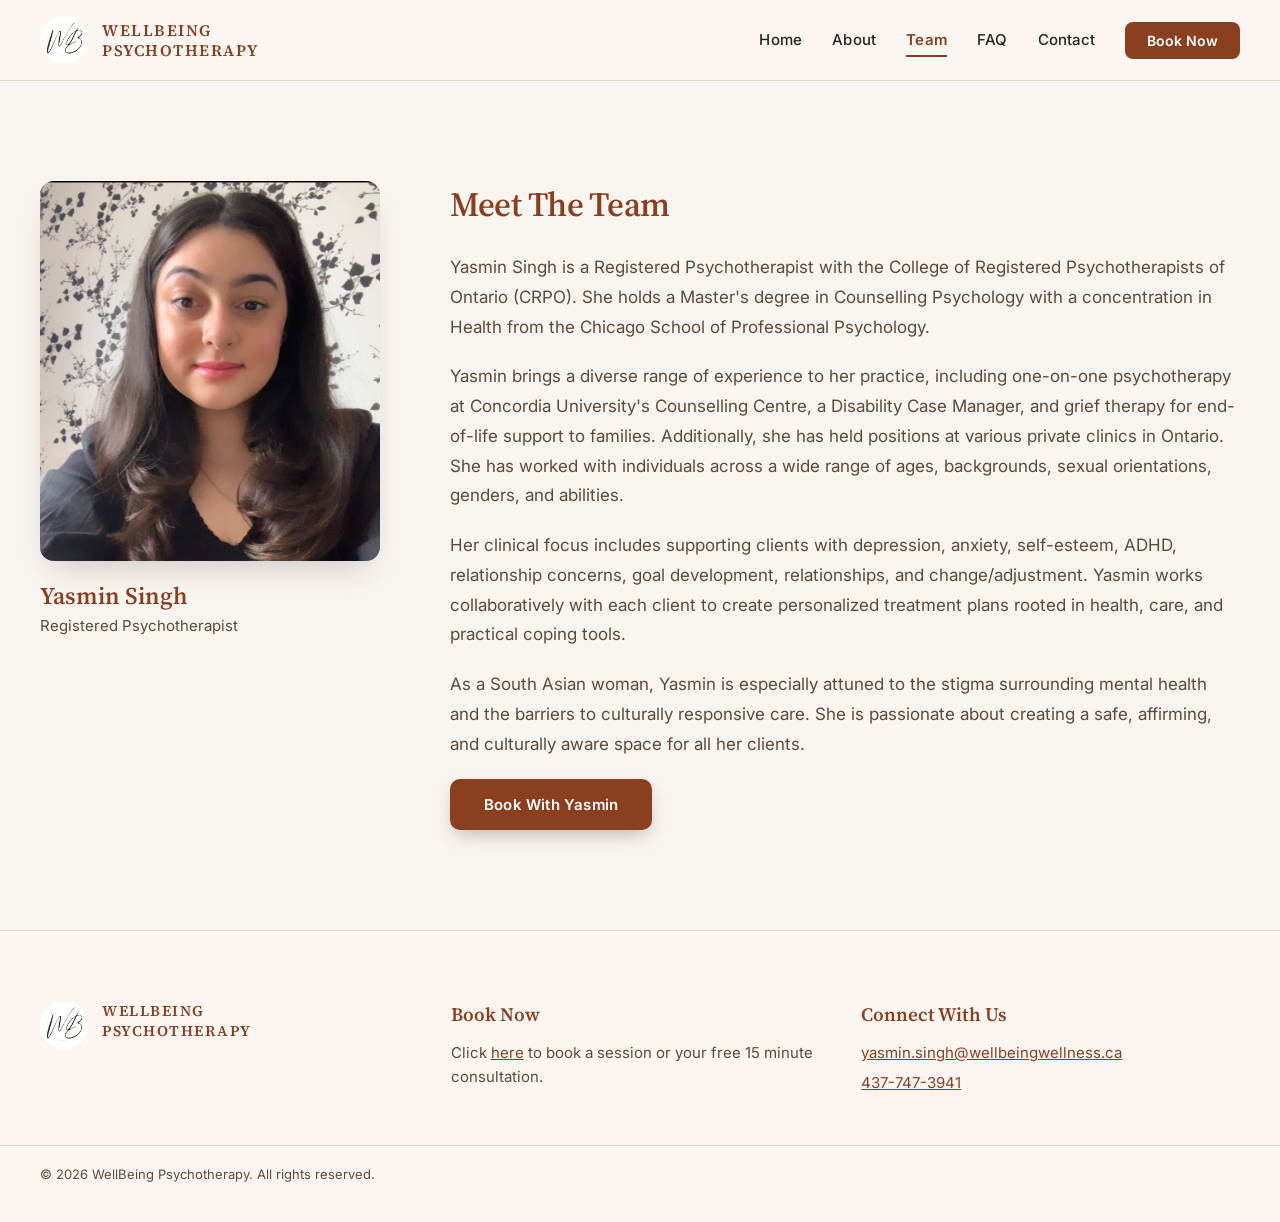
<file: team.html>
<!DOCTYPE html>
<html lang="en">
<head>
<meta charset="UTF-8">
<meta name="viewport" content="width=device-width, initial-scale=1">
<title>Meet Yasmin Singh, RP | WellBeing Psychotherapy</title>
<meta name="description" content="Meet Yasmin Singh, a Registered Psychotherapist (CRPO) serving the Greater Toronto Area. As a South Asian woman, Yasmin offers culturally responsive, affirming care to clients from all backgrounds.">
<link rel="canonical" href="https://www.wellbeingwellness.ca/team.html">
<meta name="theme-color" content="#8A3F1F">
<link rel="icon" href="images/favicon.png" type="image/png">

<meta property="og:type" content="website">
<meta property="og:site_name" content="WellBeing Psychotherapy">
<meta property="og:locale" content="en_CA">
<meta property="og:title" content="Meet Yasmin Singh, RP | WellBeing Psychotherapy">
<meta property="og:description" content="Meet Yasmin Singh, a Registered Psychotherapist (CRPO) serving the Greater Toronto Area. As a South Asian woman, Yasmin offers culturally responsive, affirming care to clients from all backgrounds.">
<meta property="og:url" content="https://www.wellbeingwellness.ca/team.html">
<meta property="og:image" content="https://www.wellbeingwellness.ca/images/team-yasmin.jpg">
<meta name="twitter:card" content="summary_large_image">
<meta name="twitter:title" content="Meet Yasmin Singh, RP | WellBeing Psychotherapy">
<meta name="twitter:description" content="Meet Yasmin Singh, a Registered Psychotherapist (CRPO) serving the Greater Toronto Area. As a South Asian woman, Yasmin offers culturally responsive, affirming care to clients from all backgrounds.">
<meta name="twitter:image" content="https://www.wellbeingwellness.ca/images/team-yasmin.jpg">

<link rel="preconnect" href="https://fonts.googleapis.com">
<link rel="preconnect" href="https://fonts.gstatic.com" crossorigin>
<link href="https://fonts.googleapis.com/css2?family=Source+Serif+4:opsz,wght@8..60,400;8..60,500;8..60,600;8..60,700&family=Inter:wght@400;500;600;700&display=swap" rel="stylesheet">
<link rel="stylesheet" href="css/style.css">

<script type="application/ld+json">{
  "@context": "https://schema.org",
  "@type": "MedicalBusiness",
  "name": "WellBeing Psychotherapy",
  "url": "https://www.wellbeingwellness.ca/",
  "image": "https://www.wellbeingwellness.ca/images/logo.png",
  "logo": "https://www.wellbeingwellness.ca/images/logo.png",
  "telephone": "+1-437-747-3941",
  "email": "yasmin.singh@wellbeingwellness.ca",
  "description": "Compassionate, one-on-one virtual therapy with a Registered Psychotherapist, offering culturally responsive care for individuals across the Greater Toronto Area and Ontario, including South Asian clients.",
  "medicalSpecialty": "Psychiatric",
  "areaServed": [
    {
      "@type": "AdministrativeArea",
      "name": "Greater Toronto Area"
    },
    {
      "@type": "State",
      "name": "Ontario"
    }
  ],
  "sameAs": [
    "https://www.instagram.com/well_being_wellness/"
  ],
  "employee": {
    "@type": "Person",
    "name": "Yasmin Singh",
    "jobTitle": "Registered Psychotherapist (RP), CRPO"
  }
}</script>
<script type="application/ld+json">{
  "@context": "https://schema.org",
  "@type": "Person",
  "name": "Yasmin Singh",
  "jobTitle": "Registered Psychotherapist",
  "description": "Registered Psychotherapist with the College of Registered Psychotherapists of Ontario (CRPO), offering culturally responsive virtual therapy across the Greater Toronto Area, including for South Asian clients.",
  "worksFor": {
    "@type": "Organization",
    "name": "WellBeing Psychotherapy",
    "url": "https://www.wellbeingwellness.ca/"
  },
  "url": "https://www.wellbeingwellness.ca/team.html",
  "image": "https://www.wellbeingwellness.ca/images/team-yasmin.jpg",
  "affiliation": {
    "@type": "Organization",
    "name": "College of Registered Psychotherapists of Ontario (CRPO)"
  }
}</script>
</head>
<body data-page="team">

<header class="site-header">
  <div class="container">
    <div class="header-row">
      <a href="index.html" class="brand" aria-label="WellBeing Psychotherapy — Home">
        <img class="logo-mark" src="images/logo.png" alt="WellBeing Psychotherapy logo">
        <span class="wordmark">WellBeing<br>Psychotherapy</span>
      </a>
      <nav class="nav-desktop" aria-label="Primary">
        <a href="index.html" class="nav-link" data-nav="home">Home</a>
        <a href="about.html" class="nav-link" data-nav="about">About</a>
        <a href="team.html" class="nav-link" data-nav="team">Team</a>
        <a href="faq.html" class="nav-link" data-nav="faq">FAQ</a>
        <a href="contact.html" class="nav-link" data-nav="contact">Contact</a>
        <a href="https://yrspsychotherapy.janeapp.com/#staff_member/1" target="_blank" rel="noopener" class="btn-nav">Book Now</a>
      </nav>
      <button class="hamburger" aria-label="Menu" aria-expanded="false">☰</button>
    </div>
    <nav class="nav-mobile" aria-label="Primary mobile">
      <a href="index.html" class="nav-mobile-link" data-nav="home">Home</a>
        <a href="about.html" class="nav-mobile-link" data-nav="about">About</a>
        <a href="team.html" class="nav-mobile-link" data-nav="team">Team</a>
        <a href="faq.html" class="nav-mobile-link" data-nav="faq">FAQ</a>
        <a href="contact.html" class="nav-mobile-link" data-nav="contact">Contact</a>
      <a href="https://yrspsychotherapy.janeapp.com/#staff_member/1" target="_blank" rel="noopener" class="btn-nav-mobile">Book Now</a>
    </nav>
  </div>
</header>

<main>
<section class="team-section">
  <div>
    <img class="team-photo" src="images/team-yasmin.jpg" alt="Yasmin Singh, Registered Psychotherapist">
    <div class="team-name">Yasmin Singh</div>
    <div class="team-title">Registered Psychotherapist</div>
  </div>
  <div class="team-bio">
    <h2 class="h2 left">Meet The Team</h2>
    <p>Yasmin Singh is a Registered Psychotherapist with the College of Registered Psychotherapists of Ontario (CRPO). She holds a Master's degree in Counselling Psychology with a concentration in Health from the Chicago School of Professional Psychology.</p>
    <p>Yasmin brings a diverse range of experience to her practice, including one-on-one psychotherapy at Concordia University's Counselling Centre, a Disability Case Manager, and grief therapy for end-of-life support to families. Additionally, she has held positions at various private clinics in Ontario. She has worked with individuals across a wide range of ages, backgrounds, sexual orientations, genders, and abilities.</p>
    <p>Her clinical focus includes supporting clients with depression, anxiety, self-esteem, ADHD, relationship concerns, goal development, relationships, and change/adjustment. Yasmin works collaboratively with each client to create personalized treatment plans rooted in health, care, and practical coping tools.</p>
    <p>As a South Asian woman, Yasmin is especially attuned to the stigma surrounding mental health and the barriers to culturally responsive care. She is passionate about creating a safe, affirming, and culturally aware space for all her clients.</p>
    <a href="https://yrspsychotherapy.janeapp.com/#staff_member/1" target="_blank" rel="noopener" class="btn">Book With Yasmin</a>
  </div>
</section>
</main>

<footer class="site-footer">
  <div class="container">
    <div class="footer-grid">
      <div class="footer-brand">
        <img class="logo-mark" src="images/logo.png" alt="WellBeing Psychotherapy logo">
        <span class="wordmark">WellBeing<br>Psychotherapy</span>
      </div>
      <div class="footer-col">
        <h3 class="footer-h">Book Now</h3>
        <p>Click <a href="https://yrspsychotherapy.janeapp.com/#staff_member/1" target="_blank" rel="noopener">here</a> to book a session or your free 15 minute consultation.</p>
      </div>
      <div class="footer-col">
        <h3 class="footer-h">Connect With Us</h3>
        <div><a href="mailto:yasmin.singh@wellbeingwellness.ca">yasmin.singh@wellbeingwellness.ca</a></div>
        <div><a href="tel:+14377473941">437-747-3941</a></div>
      </div>
    </div>
  </div>
  <div class="footer-bottom">© 2026 WellBeing Psychotherapy. All rights reserved.</div>
</footer>

<script src="js/main.js"></script>
</body>
</html>
</file>
<file: css/style.css>
/* ==========================================================================
   WellBeing Psychotherapy — Stylesheet
   Design tokens sourced from the design handoff (README.md / .dc.html)
   ========================================================================== */

:root {
  /* Colors */
  --accent: #8A3F1F;          /* brand terracotta — change here to re-theme the whole site */
  --accent-hover: #5C2A14;
  --text: #2B221A;            /* primary text */
  --text-soft: #5C4B3C;       /* secondary/soft text */
  --page-bg: #F8F4F0;
  --header-bg: #FBF6F1;
  --border: #E5D5C8;
  --cta-band-bg: #EAD9CE;

  /* Type */
  --font-heading: 'Source Serif 4', serif;
  --font-body: 'Inter', sans-serif;

  /* Radius */
  --radius-btn: 10px;
  --radius-pill: 8px;
  --radius-img: 14px;
  --radius-img-sm: 12px;

  /* Shadows */
  --shadow-btn: 0 8px 20px -6px rgba(43, 34, 26, 0.35);
  --shadow-img-sm: 0 12px 28px -10px rgba(43, 34, 26, 0.2);
  --shadow-img-lg: 0 20px 40px -12px rgba(43, 34, 26, 0.25);
  --shadow-img-md: 0 16px 32px -12px rgba(43, 34, 26, 0.22);

  /* Layout */
  --container-max: 1300px;
  --container-pad: 40px;
}

@media (max-width: 860px) {
  :root {
    --container-pad: 20px;
  }
}

/* ---------- Reset / base ---------- */
*, *::before, *::after { box-sizing: border-box; }

html { scroll-behavior: smooth; }

body {
  margin: 0;
  padding: 0;
  font-family: var(--font-body);
  color: var(--text);
  background: var(--page-bg);
  -webkit-font-smoothing: antialiased;
  min-height: 100vh;
}

a { color: var(--accent); text-decoration: underline; }
a:hover { color: var(--accent-hover); }

img { max-width: 100%; display: block; }

button { font-family: inherit; }

.container {
  max-width: var(--container-max);
  margin: 0 auto;
  padding: 0 var(--container-pad);
}

/* Visually-hidden utility (for accessible labels) */
.visually-hidden {
  position: absolute;
  width: 1px; height: 1px;
  padding: 0; margin: -1px;
  overflow: hidden;
  clip: rect(0,0,0,0);
  white-space: nowrap;
  border: 0;
}

/* ---------- Buttons ---------- */
.btn {
  display: inline-block;
  border: none;
  border-radius: var(--radius-btn);
  padding: 16px 34px;
  font-family: var(--font-body);
  letter-spacing: 0.2px;
  font-size: 15px;
  font-weight: 600;
  color: #fff;
  background: var(--accent);
  cursor: pointer;
  box-shadow: var(--shadow-btn);
  transition: background 0.15s, transform 0.15s;
  text-decoration: none;
}
.btn:hover {
  background: var(--accent-hover);
  transform: translateY(-1px);
  color: #fff;
}

.btn-ghost {
  display: inline-block;
  border: 1.5px solid var(--text);
  border-radius: var(--radius-btn);
  padding: 16px 34px;
  font-family: var(--font-body);
  letter-spacing: 0.2px;
  font-size: 15px;
  font-weight: 600;
  color: var(--text);
  background: transparent;
  cursor: pointer;
  transition: all 0.15s;
  text-decoration: none;
}
.btn-ghost:hover {
  background: var(--text);
  color: #fff;
}

.btn-full { width: 100%; text-align: center; }

/* ---------- Header ---------- */
.site-header {
  position: sticky;
  top: 0;
  z-index: 20;
  background: var(--header-bg);
  border-bottom: 1px solid var(--border);
  padding: 16px 0;
}

.header-row {
  display: flex;
  justify-content: space-between;
  align-items: center;
  gap: 24px;
}

.brand {
  display: flex;
  align-items: center;
  gap: 14px;
  text-decoration: none;
  cursor: pointer;
}

.logo-mark {
  width: 48px;
  height: 48px;
  border-radius: 50%;
  object-fit: cover;
  flex-shrink: 0;
  background: var(--border);
}

.wordmark {
  font-family: var(--font-heading);
  letter-spacing: 1.5px;
  font-size: 16px;
  line-height: 1.25;
  text-transform: uppercase;
  color: var(--accent);
  font-weight: 600;
}

/* Desktop nav */
.nav-desktop {
  display: flex;
  align-items: center;
  gap: 30px;
  flex-wrap: wrap;
}

.nav-link {
  font-family: var(--font-body);
  font-size: 15px;
  font-weight: 500;
  letter-spacing: 0.2px;
  color: var(--text);
  background: none;
  border: none;
  padding: 6px 0;
  cursor: pointer;
  border-bottom: 2px solid transparent;
  outline-offset: 4px;
  text-decoration: none;
}
.nav-link.active {
  font-weight: 600;
  color: var(--accent);
  border-bottom: 2px solid var(--accent);
}

.btn-nav {
  font-family: var(--font-body);
  font-size: 14px;
  font-weight: 600;
  color: #fff;
  background: var(--accent);
  border: none;
  border-radius: var(--radius-pill);
  padding: 10px 22px;
  cursor: pointer;
  transition: background 0.15s;
  text-decoration: none;
  display: inline-block;
}
.btn-nav:hover { background: var(--accent-hover); color: #fff; }

/* Hamburger (hidden on desktop) */
.hamburger {
  display: none;
  align-items: center;
  justify-content: center;
  width: 40px;
  height: 40px;
  border: none;
  background: none;
  cursor: pointer;
  color: var(--text);
  flex-shrink: 0;
  font-size: 26px;
  line-height: 1;
}

/* Mobile nav panel */
.nav-mobile {
  display: none;
  flex-direction: column;
  padding: 8px 0 4px;
}
.nav-mobile.open { display: flex; }

.nav-mobile-link {
  font-family: var(--font-body);
  font-size: 17px;
  font-weight: 500;
  color: var(--text);
  background: none;
  border: none;
  border-bottom: 1px solid var(--border);
  padding: 16px 4px;
  cursor: pointer;
  text-align: left;
  width: 100%;
  text-decoration: none;
  display: block;
}
.nav-mobile-link.active { font-weight: 600; color: var(--accent); }

.btn-nav-mobile {
  font-family: var(--font-body);
  font-size: 16px;
  font-weight: 600;
  color: #fff;
  background: var(--accent);
  border: none;
  border-radius: var(--radius-pill);
  padding: 14px 4px;
  margin-top: 12px;
  cursor: pointer;
  width: 100%;
  text-align: center;
  text-decoration: none;
  display: block;
}

@media (max-width: 860px) {
  .nav-desktop, .btn-nav { display: none; }
  .hamburger { display: flex; }
}

/* ---------- Headings / shared text ---------- */
h1, h2, h3 { font-family: var(--font-heading); font-weight: 600; margin: 0; }

.h2 {
  color: var(--accent);
  font-size: 34px;
  text-align: center;
  letter-spacing: -0.3px;
}
.h2.left { text-align: left; }
.h2.lg { font-size: 38px; }
.h2.md { font-size: 32px; }

@media (max-width: 860px) {
  .h2.lg { font-size: 28px; }
  .h2.md { font-size: 24px; }
}

.h3 {
  color: var(--accent);
  font-size: 22px;
  margin: 0 0 12px;
}

.footer-h {
  font-family: var(--font-heading);
  font-weight: 600;
  color: var(--accent);
  margin: 0 0 14px;
  font-size: 19px;
}

.text-soft { color: var(--text-soft); }

/* ---------- Home: Hero ---------- */
.hero { padding: 90px 0 100px; }
@media (max-width: 860px) { .hero { padding: 48px 0 56px; } }

.hero-grid {
  display: grid;
  grid-template-columns: 1fr 1fr;
  gap: 64px;
  align-items: center;
}
@media (max-width: 860px) {
  .hero-grid { grid-template-columns: 1fr; gap: 36px; }
}

.hero-text { min-width: 0; order: 1; }
.hero-image { min-width: 0; order: 2; }
/* To flip hero image to the left, add class "hero-image-left" to <body> */
body.hero-image-left .hero-image { order: 0; }
@media (max-width: 860px) {
  .hero-text { order: 1; }
  .hero-image { order: 2 !important; }
}

.hero-text h1 {
  color: var(--text);
  margin: 0 0 22px;
  font-size: 60px;
  line-height: 1.14;
  letter-spacing: -0.5px;
  font-optical-sizing: auto;
}
@media (max-width: 860px) {
  .hero-text h1 { font-size: 36px; }
}

.hero-text .subhead {
  font-size: 19px;
  line-height: 1.7;
  color: var(--text-soft);
  max-width: 480px;
  margin: 0 0 36px;
}

.hero-actions {
  display: flex;
  gap: 16px;
  align-items: center;
  flex-wrap: wrap;
}

.hero-photo {
  width: 100%;
  height: 520px;
  object-fit: cover;
  border-radius: var(--radius-img);
  box-shadow: var(--shadow-img-lg);
  background: var(--border);
}
@media (max-width: 860px) {
  .hero-photo { height: 220px; } /* was 340px — on mobile, a near-full-screen decorative photo below the headline/buttons pushed everything else too far down */
}

/* ---------- CTA band ---------- */
.cta-band {
  background: var(--cta-band-bg);
  padding: 80px 0;
  text-align: center;
}
@media (max-width: 860px) { .cta-band { padding: 56px 0; } }

.cta-band-inner { max-width: 760px; margin: 0 auto; }
.cta-band h2 { margin-bottom: 26px; }
.cta-band p { font-size: 18px; line-height: 1.75; color: var(--text-soft); margin: 0 0 16px; }
.cta-band p:last-of-type { margin-bottom: 30px; }

/* ---------- Feature cards ---------- */
.features { background: #FFFFFF; padding: 90px 0; }
@media (max-width: 860px) { .features { padding: 56px 0; } }

.features-grid {
  display: grid;
  grid-template-columns: repeat(3, 1fr);
  gap: 48px;
}
@media (max-width: 860px) {
  .features-grid { grid-template-columns: 1fr; gap: 36px; }
}

.feature-photo {
  width: 100%;
  aspect-ratio: 4 / 5; /* portrait box to match portrait-oriented photos — was a fixed 220px-tall letterbox, which forced ~half of any portrait photo to be cropped away no matter the crop position */
  object-fit: cover;
  object-position: center top;
  border-radius: var(--radius-img-sm);
  box-shadow: var(--shadow-img-sm);
  margin-bottom: 20px;
  background: var(--border);
}

.feature-card p {
  font-size: 16px;
  line-height: 1.65;
  color: var(--text-soft);
  margin: 0;
}

/* ---------- About ---------- */
.about-section { padding: 100px 0; }
@media (max-width: 860px) { .about-section { padding: 56px 0; } }

.about-inner { max-width: 640px; margin: 0 auto; text-align: center; }
.about-inner h2 { margin-bottom: 22px; }
.about-inner p { font-size: 18px; line-height: 1.75; color: var(--text-soft); margin: 0 0 50px; }
.about-inner p:last-child { margin-bottom: 0; }

/* ---------- Team ---------- */
.team-section {
  max-width: var(--container-max);
  margin: 0 auto;
  padding: 100px 40px;
  display: grid;
  grid-template-columns: 340px 1fr;
  gap: 70px;
  align-items: start;
}
@media (max-width: 860px) {
  .team-section { padding: 56px 20px; grid-template-columns: 1fr; gap: 32px; }
}

.team-photo {
  width: 100%;
  height: 380px;
  object-fit: cover;
  object-position: center top; /* anchor crop to the top so a portrait's head/hair isn't cut off — any needed cropping comes from the bottom instead */
  border-radius: var(--radius-img);
  box-shadow: var(--shadow-img-md);
  background: var(--border);
}

.team-name {
  font-family: var(--font-heading);
  font-weight: 600;
  font-size: 24px;
  color: var(--accent);
  margin-top: 18px;
}

.team-title { font-size: 15px; color: var(--text-soft); margin-top: 4px; }

.team-bio h2 { margin-bottom: 26px; }
.team-bio p { font-size: 17px; line-height: 1.75; color: var(--text-soft); margin: 0 0 20px; }

/* ---------- FAQ ---------- */
.faq-head { padding: 80px 0 0; text-align: center; }
@media (max-width: 860px) { .faq-head { padding: 48px 0 0; } }

.faq-list-section { padding: 20px 0 100px; }
@media (max-width: 860px) { .faq-list-section { padding: 16px 0 60px; } }

.faq-list { max-width: 840px; margin: 0 auto; }

.faq-item { border-bottom: 1px solid var(--border); }

.faq-row {
  width: 100%;
  display: flex;
  justify-content: space-between;
  align-items: center;
  gap: 20px;
  background: none;
  border: none;
  padding: 26px 0;
  cursor: pointer;
  text-align: left;
  outline-offset: 4px;
}

.faq-q {
  font-family: var(--font-heading);
  font-size: 20px;
  font-weight: 600;
  color: var(--text);
}
@media (max-width: 860px) { .faq-q { font-size: 18px; } }

.faq-icon { font-family: var(--font-body); font-size: 22px; color: var(--accent); flex-shrink: 0; }

.faq-answer {
  font-size: 16px;
  line-height: 1.75;
  color: var(--text-soft);
  padding: 0 0 28px;
  max-width: 800px;
  display: none;
}
.faq-item.open .faq-answer { display: block; }

.faq-answer ul { margin: 0 0 16px; padding-left: 20px; }
.faq-answer li { margin-bottom: 6px; }
.faq-answer p { margin: 0 0 16px; }
.faq-answer p:last-child { margin-bottom: 0; }
.faq-answer ul:last-child { margin-bottom: 0; }

/* ---------- Contact ---------- */
.contact-section { padding: 100px 0; text-align: center; }
@media (max-width: 860px) { .contact-section { padding: 56px 0; } }

.contact-inner { max-width: 640px; margin: 0 auto; }
.contact-inner h2 { margin-bottom: 50px; }

.contact-row {
  display: flex;
  align-items: center;
  gap: 22px;
  margin-bottom: 26px;
  text-align: left;
  text-decoration: none;
  color: var(--text);
}
.contact-row:last-child { margin-bottom: 0; }
.contact-row:hover { color: var(--accent); }
.contact-row .contact-text { font-size: 19px; }

.contact-icon {
  width: 52px;
  height: 52px;
  border-radius: 50%;
  background: var(--accent);
  display: flex;
  align-items: center;
  justify-content: center;
  flex-shrink: 0;
}
.contact-icon svg { width: 22px; height: 22px; fill: #fff; }

/* ---------- Book Now ---------- */
.book-section { padding: 100px 0; text-align: center; }
@media (max-width: 860px) { .book-section { padding: 56px 0; } }

.book-inner { max-width: 900px; margin: 0 auto; }
.book-inner h2 { margin-bottom: 50px; }

.book-intro { max-width: 560px; margin: 0 auto 50px; }
.book-intro p { font-size: 19px; line-height: 1.7; color: var(--text-soft); margin: 0 0 20px; }
.book-intro p:last-child { margin: 0; }

.book-closing {
  font-style: italic;
  font-size: 18px;
  color: var(--text-soft);
  margin: 26px 0 0;
}

/* ---------- Footer ---------- */
.site-footer {
  background: var(--header-bg);
  border-top: 1px solid var(--border);
  padding: 70px 0 40px;
}
@media (max-width: 860px) { .site-footer { padding: 48px 0 30px; } }

.footer-grid {
  display: grid;
  grid-template-columns: 1fr 1fr 1fr;
  gap: 32px;
}
@media (max-width: 860px) { .footer-grid { grid-template-columns: 1fr; gap: 20px; } } /* was 32px — that gap was sized for a 3-column row, not 3 stacked blocks */

.footer-brand { display: flex; align-items: flex-start; gap: 14px; }
.footer-brand .wordmark { font-size: 15px; line-height: 1.3; }
.footer-brand .logo-mark { flex-shrink: 0; }

.footer-col p, .footer-col div { font-size: 15px; line-height: 1.6; color: var(--text-soft); margin: 0 0 6px; }
.footer-col p:last-child, .footer-col div:last-child { margin-bottom: 0; }
.footer-col a { color: var(--accent); }

.footer-bottom {
  max-width: var(--container-max);
  margin: 50px auto 0;
  padding: 20px 40px 0;
  border-top: 1px solid var(--border);
  font-size: 13px;
  color: var(--text-soft);
}
@media (max-width: 860px) { .footer-bottom { padding: 16px 20px 0; margin-top: 28px; } } /* margin was 50px (inherited from desktop) — too much air before the copyright line once stacked */
</file>
